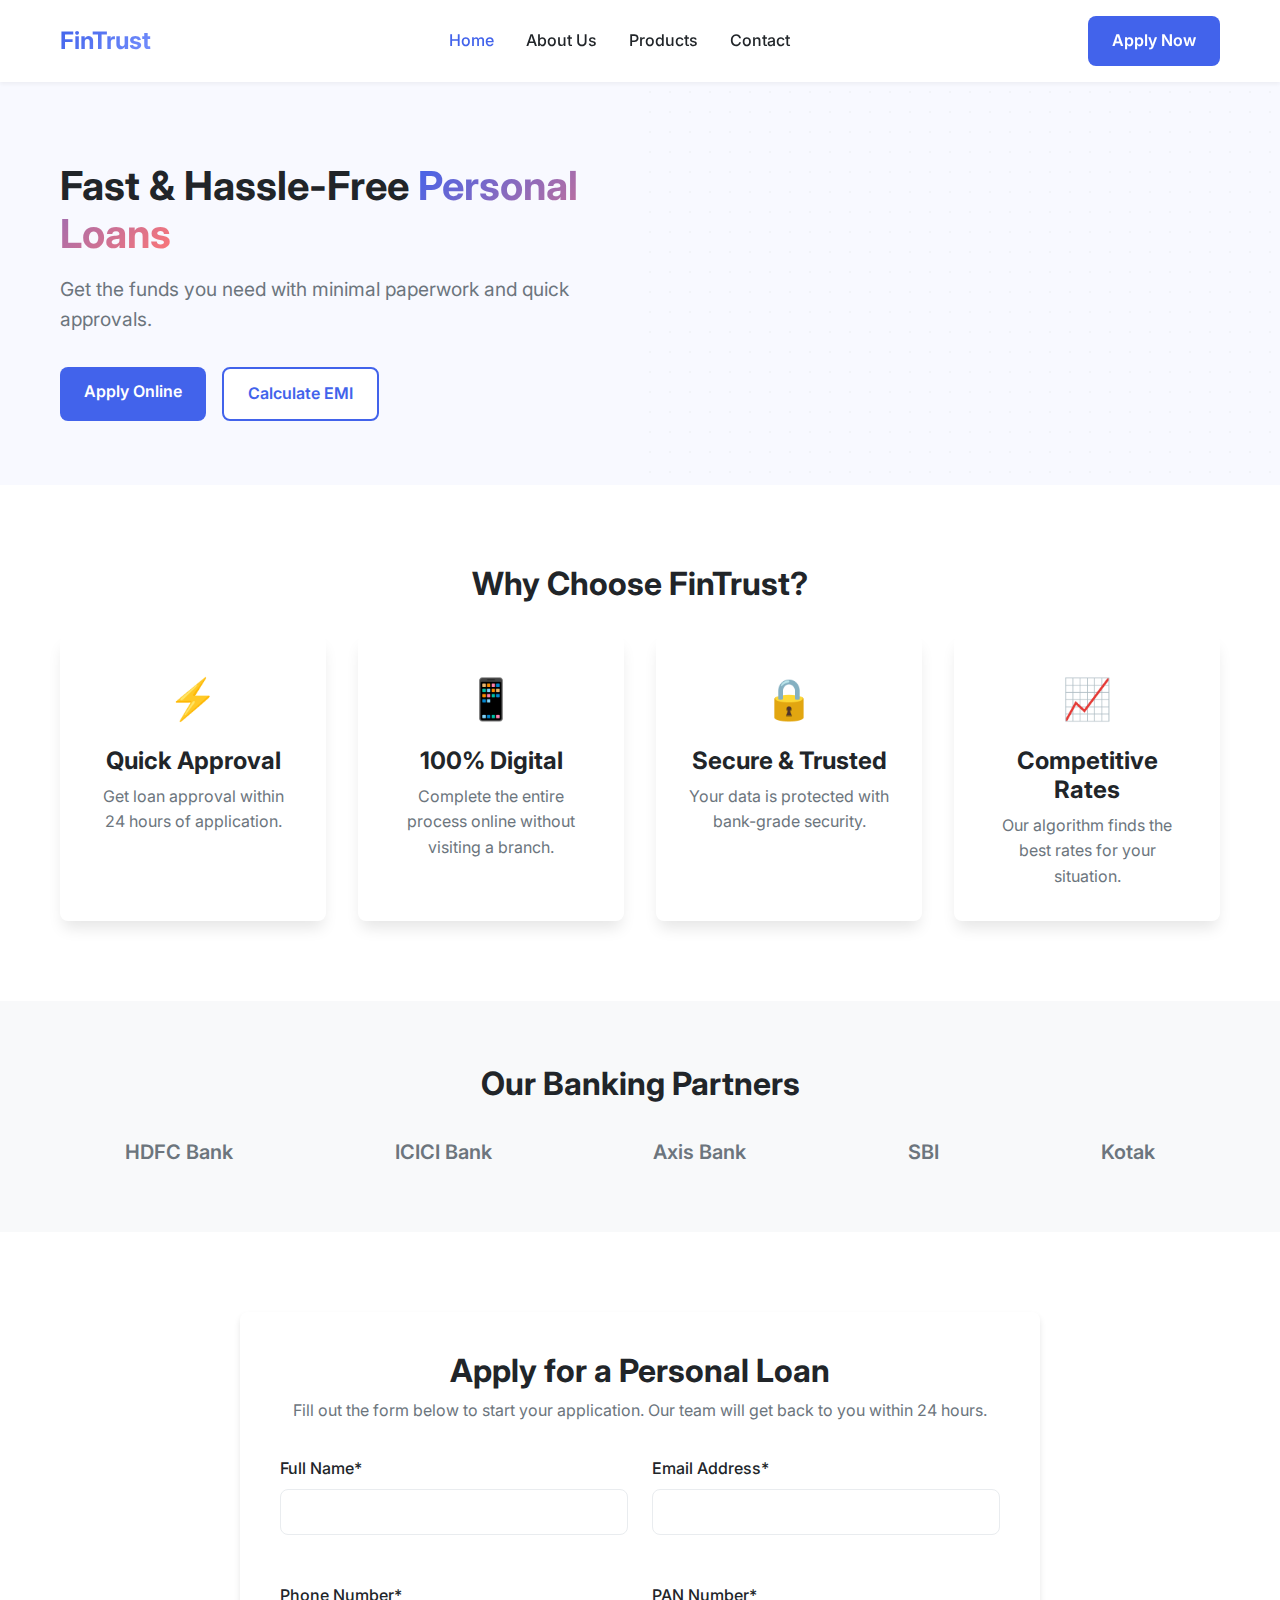
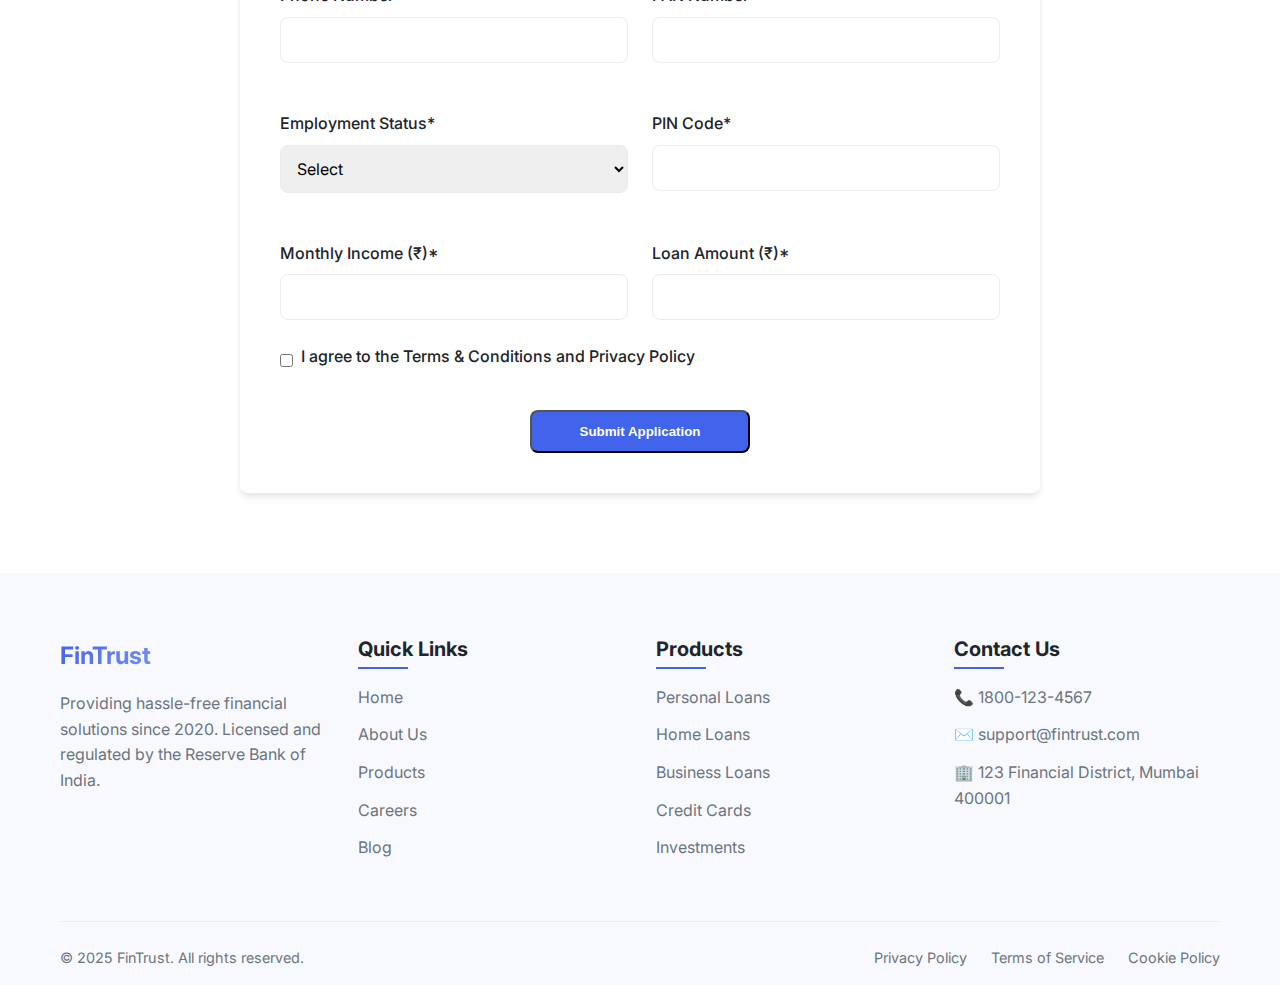
<file: index.html>
<!DOCTYPE html>
<html lang="en">
<head>
    <meta charset="UTF-8">
    <meta name="viewport" content="width=device-width, initial-scale=1.0">
    <title>FinTrust - Quick Loan Application</title>
    <link rel="stylesheet" href="styles.css">
    <link rel="stylesheet" href="https://fonts.googleapis.com/css2?family=Inter:wght@300;400;500;600;700&display=swap">
</head>
<body>
    <header>
        <div class="container">
            <div class="logo">
                <span class="logo-text">FinTrust</span>
            </div>
            <nav>
                <ul>
                    <li><a href="#" class="active">Home</a></li>
                    <li><a href="#">About Us</a></li>
                    <li><a href="#">Products</a></li>
                    <li><a href="#">Contact</a></li>
                </ul>
            </nav>
            <div class="cta-button">
                <a href="#loan-form" class="button button-primary">Apply Now</a>
            </div>
        </div>
    </header>

    <section class="hero">
        <div class="container">
            <div class="hero-content">
                <h1>Fast & Hassle-Free <span class="gradient-text">Personal Loans</span></h1>
                <p>Get the funds you need with minimal paperwork and quick approvals.</p>
                <div class="hero-cta">
                    <a href="#loan-form" class="button button-primary">Apply Online</a>
                    <a href="#" class="button button-secondary">Calculate EMI</a>
                </div>
            </div>
        </div>
        <div class="hero-pattern"></div>
    </section>

    <section class="features">
        <div class="container">
            <h2 class="section-title">Why Choose FinTrust?</h2>
            <div class="features-grid">
                <div class="feature">
                    <div class="feature-icon">⚡</div>
                    <h3>Quick Approval</h3>
                    <p>Get loan approval within 24 hours of application.</p>
                </div>
                <div class="feature">
                    <div class="feature-icon">📱</div>
                    <h3>100% Digital</h3>
                    <p>Complete the entire process online without visiting a branch.</p>
                </div>
                <div class="feature">
                    <div class="feature-icon">🔒</div>
                    <h3>Secure & Trusted</h3>
                    <p>Your data is protected with bank-grade security.</p>
                </div>
                <div class="feature">
                    <div class="feature-icon">📈</div>
                    <h3>Competitive Rates</h3>
                    <p>Our algorithm finds the best rates for your situation.</p>
                </div>
            </div>
        </div>
    </section>

    <section class="partners">
        <div class="container">
            <h2 class="section-title">Our Banking Partners</h2>
            <div class="partner-logos">
                <div class="partner">HDFC Bank</div>
                <div class="partner">ICICI Bank</div>
                <div class="partner">Axis Bank</div>
                <div class="partner">SBI</div>
                <div class="partner">Kotak</div>
            </div>
        </div>
    </section>

    <section id="loan-form" class="loan-application">
        <div class="container">
            <div class="form-container">
                <h2 class="form-title">Apply for a Personal Loan</h2>
                <p class="form-description">Fill out the form below to start your application. Our team will get back to you within 24 hours.</p>
                
                <form id="loanApplicationForm">
                    <div class="form-grid">
                        <div class="form-group">
                            <label for="name">Full Name*</label>
                            <input type="text" id="name" name="name" required>
                        </div>
                        
                        <div class="form-group">
                            <label for="email">Email Address*</label>
                            <input type="email" id="email" name="email" required>
                        </div>
                        
                        <div class="form-group">
                            <label for="phone">Phone Number*</label>
                            <input type="tel" id="phone" name="phone" required>
                        </div>
                        
                        <div class="form-group">
                            <label for="pan">PAN Number*</label>
                            <input type="text" id="pan" name="pan" required>
                        </div>
                        
                        <div class="form-group">
                            <label for="employment">Employment Status*</label>
                            <select id="employment" name="employment" required>
                                <option value="">Select</option>
                                <option value="Salaried">Salaried</option>
                                <option value="Self-employed">Self-employed</option>
                                <option value="Business Owner">Business Owner</option>
                                <option value="Unemployed">Unemployed</option>
                            </select>
                        </div>
                        
                        <div class="form-group">
                            <label for="pincode">PIN Code*</label>
                            <input type="text" id="pincode" name="pincode" required>
                        </div>
                        
                        <div class="form-group">
                            <label for="salary">Monthly Income (₹)*</label>
                            <input type="number" id="salary" name="salary" min="10000" required>
                        </div>
                        
                        <div class="form-group">
                            <label for="loanAmount">Loan Amount (₹)*</label>
                            <input type="number" id="loanAmount" name="loanAmount" min="50000" max="2000000" required>
                        </div>
                    </div>
                    
                    <div class="form-group">
                        <div class="checkbox-group">
                            <input type="checkbox" id="terms" name="terms" required>
                            <label for="terms">I agree to the Terms & Conditions and Privacy Policy</label>
                        </div>
                    </div>
                    
                    <div class="form-submit">
                        <button type="submit" class="button button-primary">Submit Application</button>
                    </div>
                </form>
                
                <div id="formSuccess" class="form-success" style="display: none;">
                    <div class="success-icon">✓</div>
                    <h3>Application Submitted Successfully!</h3>
                    <p>Thank you for applying with FinTrust. Our team will review your application and contact you within 24 hours.</p>
                </div>
                
                <div id="formError" class="form-error" style="display: none;">
                    <div class="error-icon">!</div>
                    <h3>Submission Error</h3>
                    <p>There was a problem submitting your application. Please try again or contact our support team.</p>
                </div>
            </div>
        </div>
    </section>

    <footer>
        <div class="container">
            <div class="footer-grid">
                <div class="footer-col">
                    <div class="logo">
                        <span class="logo-text">FinTrust</span>
                    </div>
                    <p class="footer-description">Providing hassle-free financial solutions since 2020. Licensed and regulated by the Reserve Bank of India.</p>
                </div>
                
                <div class="footer-col">
                    <h4>Quick Links</h4>
                    <ul class="footer-links">
                        <li><a href="#">Home</a></li>
                        <li><a href="#">About Us</a></li>
                        <li><a href="#">Products</a></li>
                        <li><a href="#">Careers</a></li>
                        <li><a href="#">Blog</a></li>
                    </ul>
                </div>
                
                <div class="footer-col">
                    <h4>Products</h4>
                    <ul class="footer-links">
                        <li><a href="#">Personal Loans</a></li>
                        <li><a href="#">Home Loans</a></li>
                        <li><a href="#">Business Loans</a></li>
                        <li><a href="#">Credit Cards</a></li>
                        <li><a href="#">Investments</a></li>
                    </ul>
                </div>
                
                <div class="footer-col">
                    <h4>Contact Us</h4>
                    <ul class="footer-contact">
                        <li>📞 1800-123-4567</li>
                        <li>✉️ support@fintrust.com</li>
                        <li>🏢 123 Financial District, Mumbai 400001</li>
                    </ul>
                </div>
            </div>
            
            <div class="footer-bottom">
                <p>&copy; 2025 FinTrust. All rights reserved.</p>
                <div class="footer-legal">
                    <a href="#">Privacy Policy</a>
                    <a href="#">Terms of Service</a>
                    <a href="#">Cookie Policy</a>
                </div>
            </div>
        </div>
    </footer>

    <script src="script.js"></script>
</body>
</html>
</file>
<file: styles.css>
/* Reset and base styles */
* {
    box-sizing: border-box;
    margin: 0;
    padding: 0;
}

:root {
    --primary-color: #4263eb;
    --primary-dark: #3b5bdb;
    --secondary-color: #748ffc;
    --accent-color: #ff7675;
    --light-color: #f8f9fa;
    --dark-color: #212529;
    --gray-color: #6c757d;
    --light-gray: #e9ecef;
    --success-color: #37b24d;
    --error-color: #f03e3e;
    --border-radius: 8px;
    --box-shadow: 0 4px 6px rgba(0, 0, 0, 0.1);
    --transition: all 0.3s ease;
}

body {
    font-family: 'Inter', -apple-system, BlinkMacSystemFont, 'Segoe UI', Roboto, Oxygen, Ubuntu, Cantarell, 'Open Sans', 'Helvetica Neue', sans-serif;
    line-height: 1.6;
    color: var(--dark-color);
    background-color: #fff;
}

.container {
    width: 100%;
    max-width: 1200px;
    margin: 0 auto;
    padding: 0 20px;
}

a {
    text-decoration: none;
    color: inherit;
}

ul {
    list-style: none;
}

img {
    max-width: 100%;
}

/* Typography */
h1, h2, h3, h4, h5, h6 {
    font-weight: 700;
    line-height: 1.2;
    margin-bottom: 0.5em;
}

h1 {
    font-size: 2.5rem;
}

h2 {
    font-size: 2rem;
}

h3 {
    font-size: 1.5rem;
}

h4 {
    font-size: 1.25rem;
}

.section-title {
    text-align: center;
    margin-bottom: 2rem;
}

.gradient-text {
    background: linear-gradient(135deg, var(--primary-color), var(--accent-color));
    -webkit-background-clip: text;
    background-clip: text;
    color: transparent;
}

/* Buttons */
.button {
    display: inline-block;
    padding: 0.75rem 1.5rem;
    border-radius: var(--border-radius);
    font-weight: 600;
    cursor: pointer;
    transition: var(--transition);
    text-align: center;
}

.button-primary {
    background-color: var(--primary-color);
    color: white;
}

.button-primary:hover {
    background-color: var(--primary-dark);
    transform: translateY(-2px);
    box-shadow: var(--box-shadow);
}

.button-secondary {
    background-color: white;
    color: var(--primary-color);
    border: 2px solid var(--primary-color);
}

.button-secondary:hover {
    background-color: var(--light-gray);
    transform: translateY(-2px);
}

/* Header */
header {
    padding: 1rem 0;
    background-color: #fff;
    box-shadow: 0 2px 4px rgba(0, 0, 0, 0.05);
    position: sticky;
    top: 0;
    z-index: 100;
}

header .container {
    display: flex;
    justify-content: space-between;
    align-items: center;
}

.logo {
    font-size: 1.5rem;
    font-weight: 700;
}

.logo-text {
    background: linear-gradient(135deg, var(--primary-color), var(--secondary-color));
    -webkit-background-clip: text;
    background-clip: text;
    color: transparent;
}

nav ul {
    display: flex;
    gap: 2rem;
}

nav a {
    font-weight: 500;
    transition: var(--transition);
}

nav a:hover, nav a.active {
    color: var(--primary-color);
}

/* Hero section */
.hero {
    padding: 5rem 0 4rem;
    background-color: #f8f9ff;
    position: relative;
    overflow: hidden;
}

.hero-content {
    max-width: 600px;
}

.hero-content h1 {
    margin-bottom: 1rem;
}

.hero-content p {
    font-size: 1.2rem;
    margin-bottom: 2rem;
    color: var(--gray-color);
}

.hero-cta {
    display: flex;
    gap: 1rem;
}

.hero-pattern {
    position: absolute;
    top: 0;
    right: 0;
    width: 50%;
    height: 100%;
    background-image: radial-gradient(var(--light-gray) 1px, transparent 1px);
    background-size: 20px 20px;
    opacity: 0.5;
}

/* Features */
.features {
    padding: 5rem 0;
}

.features-grid {
    display: grid;
    grid-template-columns: repeat(auto-fit, minmax(250px, 1fr));
    gap: 2rem;
}

.feature {
    background-color: #fff;
    padding: 2rem;
    border-radius: var(--border-radius);
    text-align: center;
    transition: var(--transition);
    box-shadow: 0 10px 15px -3px rgba(0, 0, 0, 0.1);
}

.feature:hover {
    transform: translateY(-10px);
}

.feature-icon {
    font-size: 2.5rem;
    margin-bottom: 1rem;
}

.feature h3 {
    margin-bottom: 0.5rem;
}

.feature p {
    color: var(--gray-color);
}

/* Partners */
.partners {
    padding: 4rem 0;
    background-color: var(--light-color);
}

.partner-logos {
    display: flex;
    justify-content: space-around;
    flex-wrap: wrap;
    gap: 2rem;
    margin-top: 2rem;
}

.partner {
    font-size: 1.25rem;
    font-weight: 600;
    color: var(--gray-color);
}

/* Loan Application Form */
.loan-application {
    padding: 5rem 0;
    background-color: #fff;
}

.form-container {
    max-width: 800px;
    margin: 0 auto;
    padding: 2.5rem;
    background-color: #fff;
    border-radius: var(--border-radius);
    box-shadow: var(--box-shadow);
}

.form-title {
    text-align: center;
    margin-bottom: 0.5rem;
}

.form-description {
    text-align: center;
    color: var(--gray-color);
    margin-bottom: 2rem;
}

.form-grid {
    display: grid;
    grid-template-columns: repeat(2, 1fr);
    gap: 1.5rem;
}

.form-group {
    margin-bottom: 1.5rem;
}

.form-group label {
    display: block;
    margin-bottom: 0.5rem;
    font-weight: 500;
}

.form-group input,
.form-group select {
    width: 100%;
    padding: 0.75rem;
    border: 1px solid var(--light-gray);
    border-radius: var(--border-radius);
    font-family: inherit;
    font-size: 1rem;
    transition: var(--transition);
}

.form-group input:focus,
.form-group select:focus {
    outline: none;
    border-color: var(--primary-color);
    box-shadow: 0 0 0 2px rgba(66, 99, 235, 0.2);
}

.checkbox-group {
    display: flex;
    align-items: center;
    gap: 0.5rem;
}

.checkbox-group input {
    width: auto;
}

.form-submit {
    text-align: center;
    margin-top: 2rem;
}

.form-submit button {
    padding: 0.75rem 3rem;
}

/* Form Success/Error States */
.form-success,
.form-error {
    text-align: center;
    padding: 2rem;
    border-radius: var(--border-radius);
    margin-top: 2rem;
}

.success-icon,
.error-icon {
    font-size: 3rem;
    margin-bottom: 1rem;
}

.success-icon {
    color: var(--success-color);
}

.error-icon {
    color: var(--error-color);
}

/* Footer */
footer {
    background-color: #f8f9ff;
    padding: 4rem 0 1rem;
}

.footer-grid {
    display: grid;
    grid-template-columns: repeat(auto-fit, minmax(200px, 1fr));
    gap: 2rem;
    margin-bottom: 3rem;
}

.footer-description {
    margin-top: 1rem;
    color: var(--gray-color);
}

.footer-col h4 {
    margin-bottom: 1.5rem;
    position: relative;
}

.footer-col h4::after {
    content: '';
    position: absolute;
    left: 0;
    bottom: -0.5rem;
    width: 50px;
    height: 2px;
    background-color: var(--primary-color);
}

.footer-links li,
.footer-contact li {
    margin-bottom: 0.75rem;
}

.footer-links a {
    color: var(--gray-color);
    transition: var(--transition);
}

.footer-links a:hover {
    color: var(--primary-color);
    padding-left: 5px;
}

.footer-contact li {
    color: var(--gray-color);
}

.footer-bottom {
    border-top: 1px solid var(--light-gray);
    padding-top: 1.5rem;
    display: flex;
    justify-content: space-between;
    flex-wrap: wrap;
    gap: 1rem;
    color: var(--gray-color);
    font-size: 0.9rem;
}

.footer-legal {
    display: flex;
    gap: 1.5rem;
}

.footer-legal a {
    color: var(--gray-color);
    transition: var(--transition);
}

.footer-legal a:hover {
    color: var(--primary-color);
}

/* Responsive Styles */
@media (max-width: 768px) {
    h1 {
        font-size: 2rem;
    }
    
    h2 {
        font-size: 1.75rem;
    }
    
    .form-grid {
        grid-template-columns: 1fr;
    }
    
    .hero-cta {
        flex-direction: column;
    }
    
    nav {
        display: none;
    }
    
    .footer-bottom {
        flex-direction: column;
        text-align: center;
    }
    
    .footer-legal {
        justify-content: center;
    }
}

@media (max-width: 480px) {
    .hero {
        padding: 3rem 0 2rem;
    }
    
    .features, .partners, .loan-application {
        padding: 3rem 0;
    }
    
    .form-container {
        padding: 1.5rem;
    }
}
</file>
